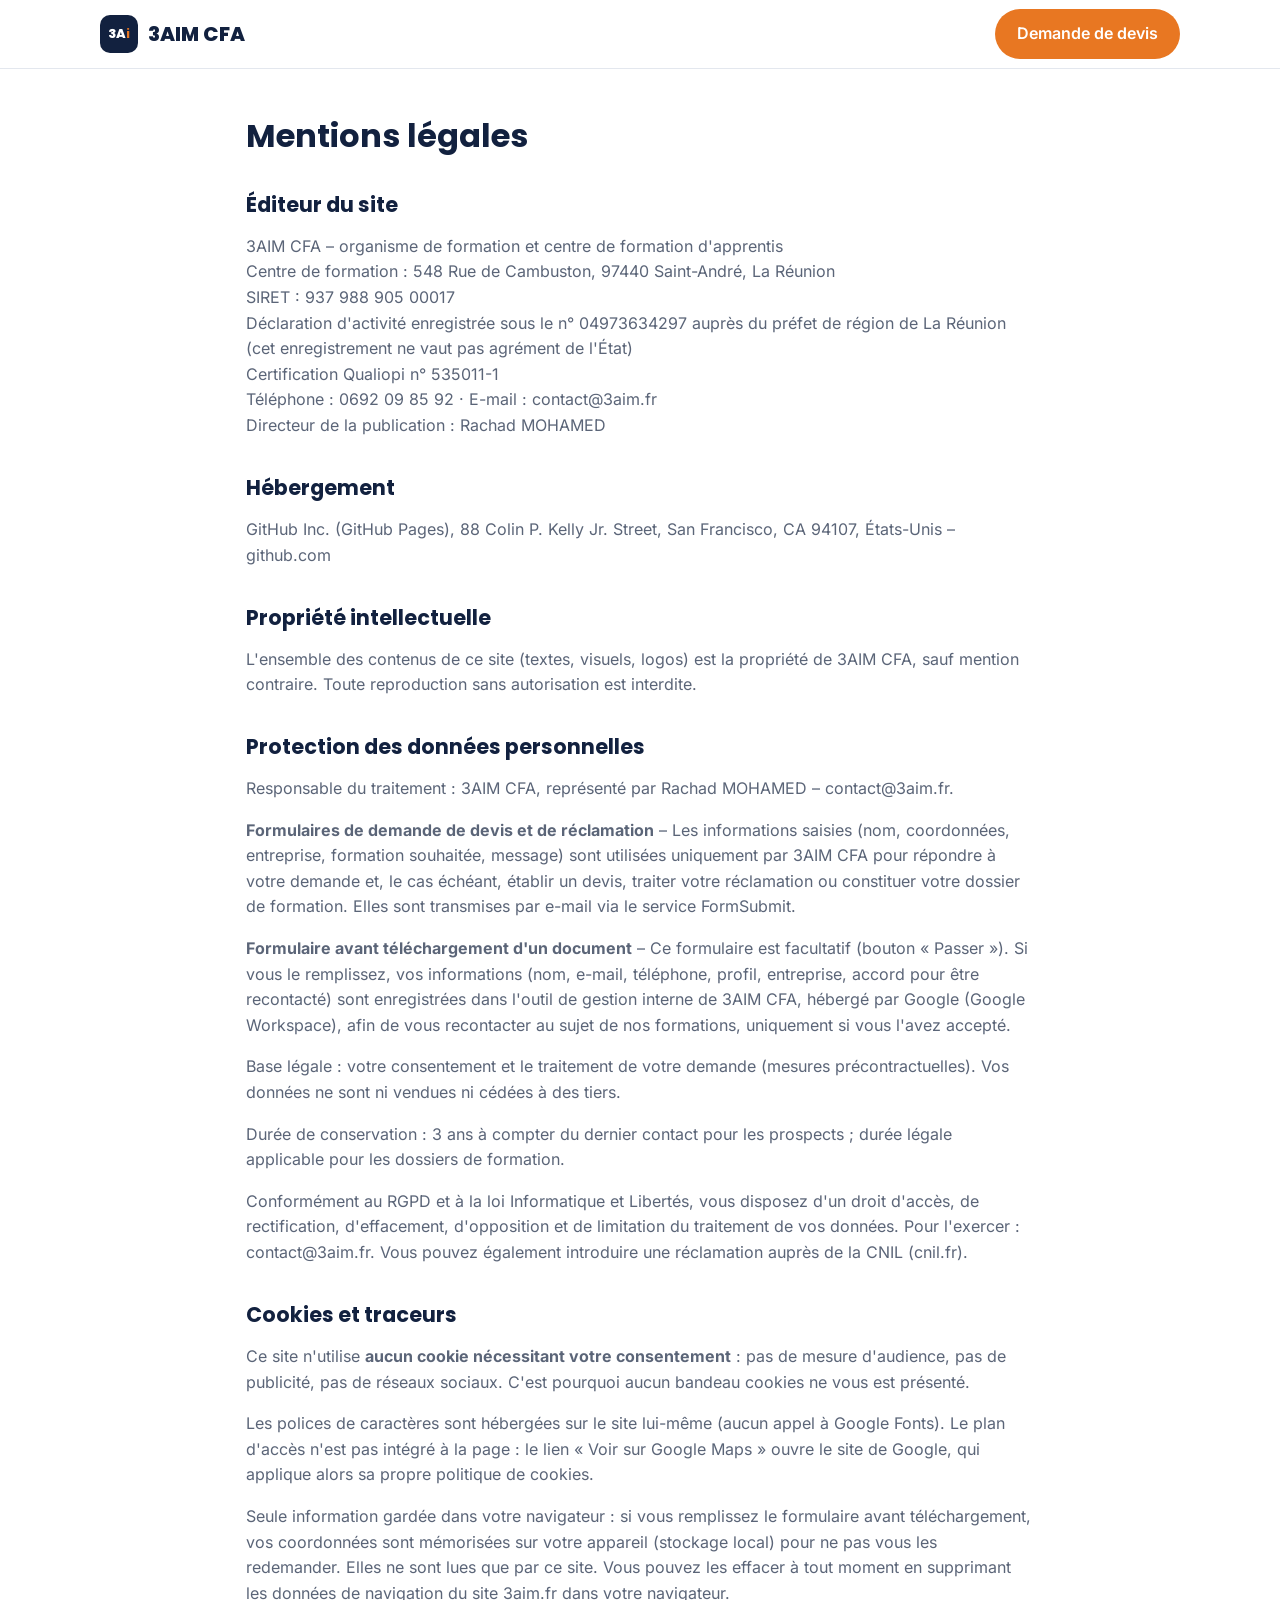
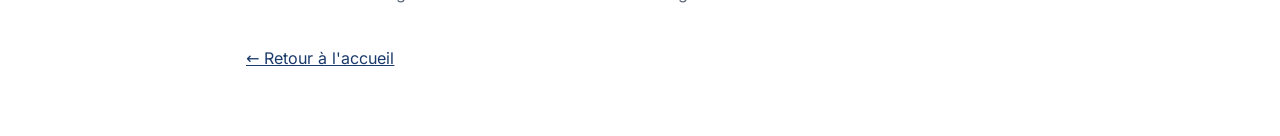
<file: mentions-legales.html>
<!doctype html>
<html lang="fr">
<head>
<meta charset="utf-8">
<meta name="viewport" content="width=device-width,initial-scale=1">
<title>Mentions légales – 3AIM CFA</title>
<link rel="icon" href="favicon.svg" type="image/svg+xml">
<link rel="stylesheet" href="fonts.css">
<link rel="stylesheet" href="style.css">
<style>main{max-width:820px;margin:0 auto;padding:48px 16px}h2{font-size:1.3rem;margin-top:1.8em}p,li{color:var(--muted)}</style>
</head>
<body>
<header><div class="wrap nav"><a class="logo" href="index.html"><span class="mark">3A<b>i</b></span>3AIM CFA</a><a class="btn" href="index.html#demande">Demande de devis</a></div></header>
<main>
  <h1>Mentions légales</h1>

  <h2>Éditeur du site</h2>
  <p>3AIM CFA – organisme de formation et centre de formation d'apprentis<br>
  Centre de formation : 548 Rue de Cambuston, 97440 Saint-André, La Réunion<br>
  SIRET : 937 988 905 00017<br>
  Déclaration d'activité enregistrée sous le n° 04973634297 auprès du préfet de région de La Réunion (cet enregistrement ne vaut pas agrément de l'État)<br>
  Certification Qualiopi n° 535011-1<br>
  Téléphone : 0692 09 85 92 · E-mail : contact@3aim.fr<br>
  Directeur de la publication : Rachad MOHAMED</p>

  <h2>Hébergement</h2>
  <p>GitHub Inc. (GitHub Pages), 88 Colin P. Kelly Jr. Street, San Francisco, CA 94107, États-Unis – github.com</p>

  <h2>Propriété intellectuelle</h2>
  <p>L'ensemble des contenus de ce site (textes, visuels, logos) est la propriété de 3AIM CFA, sauf mention contraire. Toute reproduction sans autorisation est interdite.</p>

  <h2 id="rgpd">Protection des données personnelles</h2>
  <p>Responsable du traitement : 3AIM CFA, représenté par Rachad MOHAMED – contact@3aim.fr.</p>
  <p><strong>Formulaires de demande de devis et de réclamation</strong> – Les informations saisies (nom, coordonnées, entreprise, formation souhaitée, message) sont utilisées uniquement par 3AIM CFA pour répondre à votre demande et, le cas échéant, établir un devis, traiter votre réclamation ou constituer votre dossier de formation. Elles sont transmises par e-mail via le service FormSubmit.</p>
  <p><strong>Formulaire avant téléchargement d'un document</strong> – Ce formulaire est facultatif (bouton « Passer »). Si vous le remplissez, vos informations (nom, e-mail, téléphone, profil, entreprise, accord pour être recontacté) sont enregistrées dans l'outil de gestion interne de 3AIM CFA, hébergé par Google (Google Workspace), afin de vous recontacter au sujet de nos formations, uniquement si vous l'avez accepté.</p>
  <p>Base légale : votre consentement et le traitement de votre demande (mesures précontractuelles). Vos données ne sont ni vendues ni cédées à des tiers.</p>
  <p>Durée de conservation : 3 ans à compter du dernier contact pour les prospects ; durée légale applicable pour les dossiers de formation.</p>
  <p>Conformément au RGPD et à la loi Informatique et Libertés, vous disposez d'un droit d'accès, de rectification, d'effacement, d'opposition et de limitation du traitement de vos données. Pour l'exercer : contact@3aim.fr. Vous pouvez également introduire une réclamation auprès de la CNIL (cnil.fr).</p>

  <h2 id="cookies">Cookies et traceurs</h2>
  <p>Ce site n'utilise <strong>aucun cookie nécessitant votre consentement</strong> : pas de mesure d'audience, pas de publicité, pas de réseaux sociaux. C'est pourquoi aucun bandeau cookies ne vous est présenté.</p>
  <p>Les polices de caractères sont hébergées sur le site lui-même (aucun appel à Google Fonts). Le plan d'accès n'est pas intégré à la page : le lien « Voir sur Google Maps » ouvre le site de Google, qui applique alors sa propre politique de cookies.</p>
  <p>Seule information gardée dans votre navigateur : si vous remplissez le formulaire avant téléchargement, vos coordonnées sont mémorisées sur votre appareil (stockage local) pour ne pas vous les redemander. Elles ne sont lues que par ce site. Vous pouvez les effacer à tout moment en supprimant les données de navigation du site 3aim.fr dans votre navigateur.</p>

  <p style="margin-top:40px"><a href="index.html">← Retour à l'accueil</a></p>
</main>
</body>
</html>
</file>
<file: fonts.css>
/* Polices du site 3aim.fr, hébergées sur le site lui-même (plus d'appel à Google Fonts) — 25/11/2026
   Inter et Poppins : licence SIL Open Font License 1.1 */
@font-face{font-family:'Inter';font-style:normal;font-display:swap;font-weight:100 900;src:url([data-uri]) format('woff2');unicode-range:U+0100-02BA,U+02BD-02C5,U+02C7-02CC,U+02CE-02D7,U+02DD-02FF,U+0304,U+0308,U+0329,U+1D00-1DBF,U+1E00-1E9F,U+1EF2-1EFF,U+2020,U+20A0-20AB,U+20AD-20C0,U+2113,U+2C60-2C7F,U+A720-A7FF}
@font-face{font-family:'Inter';font-style:normal;font-display:swap;font-weight:100 900;src:url([data-uri]) format('woff2');unicode-range:U+0000-00FF,U+0131,U+0152-0153,U+02BB-02BC,U+02C6,U+02DA,U+02DC,U+0304,U+0308,U+0329,U+2000-206F,U+20AC,U+2122,U+2191,U+2193,U+2212,U+2215,U+FEFF,U+FFFD}
@font-face{font-family:'Poppins';font-style:normal;font-display:swap;font-weight:600;src:url([data-uri]) format('woff2');unicode-range:U+0100-02BA,U+02BD-02C5,U+02C7-02CC,U+02CE-02D7,U+02DD-02FF,U+0304,U+0308,U+0329,U+1D00-1DBF,U+1E00-1E9F,U+1EF2-1EFF,U+2020,U+20A0-20AB,U+20AD-20C0,U+2113,U+2C60-2C7F,U+A720-A7FF}
@font-face{font-family:'Poppins';font-style:normal;font-display:swap;font-weight:600;src:url([data-uri]) format('woff2');unicode-range:U+0000-00FF,U+0131,U+0152-0153,U+02BB-02BC,U+02C6,U+02DA,U+02DC,U+0304,U+0308,U+0329,U+2000-206F,U+20AC,U+2122,U+2191,U+2193,U+2212,U+2215,U+FEFF,U+FFFD}
@font-face{font-family:'Poppins';font-style:normal;font-display:swap;font-weight:700;src:url([data-uri]) format('woff2');unicode-range:U+0100-02BA,U+02BD-02C5,U+02C7-02CC,U+02CE-02D7,U+02DD-02FF,U+0304,U+0308,U+0329,U+1D00-1DBF,U+1E00-1E9F,U+1EF2-1EFF,U+2020,U+20A0-20AB,U+20AD-20C0,U+2113,U+2C60-2C7F,U+A720-A7FF}
@font-face{font-family:'Poppins';font-style:normal;font-display:swap;font-weight:700;src:url([data-uri]) format('woff2');unicode-range:U+0000-00FF,U+0131,U+0152-0153,U+02BB-02BC,U+02C6,U+02DA,U+02DC,U+0304,U+0308,U+0329,U+2000-206F,U+20AC,U+2122,U+2191,U+2193,U+2212,U+2215,U+FEFF,U+FFFD}
@font-face{font-family:'Poppins';font-style:normal;font-display:swap;font-weight:800;src:url([data-uri]) format('woff2');unicode-range:U+0100-02BA,U+02BD-02C5,U+02C7-02CC,U+02CE-02D7,U+02DD-02FF,U+0304,U+0308,U+0329,U+1D00-1DBF,U+1E00-1E9F,U+1EF2-1EFF,U+2020,U+20A0-20AB,U+20AD-20C0,U+2113,U+2C60-2C7F,U+A720-A7FF}
@font-face{font-family:'Poppins';font-style:normal;font-display:swap;font-weight:800;src:url([data-uri]) format('woff2');unicode-range:U+0000-00FF,U+0131,U+0152-0153,U+02BB-02BC,U+02C6,U+02DA,U+02DC,U+0304,U+0308,U+0329,U+2000-206F,U+20AC,U+2122,U+2191,U+2193,U+2212,U+2215,U+FEFF,U+FFFD}
</file>
<file: style.css>
:root{
  --navy:#12213F; --navy-2:#1A3A6B; --orange:#E87722; --orange-2:#F5A623;
  --ink:#1b2333; --muted:#5b6578; --line:#e3e7ee; --bg:#ffffff; --soft:#f5f7fb;
  --radius:14px; --shadow:0 6px 24px rgba(18,33,63,.08);
}
*{box-sizing:border-box}
html{scroll-behavior:smooth}
body{margin:0;font-family:"Inter",system-ui,-apple-system,"Segoe UI",Roboto,sans-serif;color:var(--ink);background:var(--bg);line-height:1.6;font-size:16px}
img{max-width:100%}
a{color:var(--navy-2)}
.wrap{max-width:1120px;margin:0 auto;padding:0 20px}
h1,h2,h3{font-family:"Poppins","Inter",sans-serif;line-height:1.2;color:var(--navy);margin:0 0 .5em}
h2{font-size:clamp(1.6rem,3vw,2.1rem)}
.eyebrow{display:inline-block;color:var(--orange);font-weight:700;letter-spacing:.08em;text-transform:uppercase;font-size:.8rem;margin-bottom:.6em}
.lead{color:var(--muted);font-size:1.08rem;max-width:720px}
section{padding:72px 0}
section.soft{background:var(--soft)}

/* header */
header{position:sticky;top:0;z-index:50;background:rgba(255,255,255,.96);backdrop-filter:blur(6px);border-bottom:1px solid var(--line)}
.nav{display:flex;align-items:center;justify-content:space-between;height:68px}
.logo{display:flex;align-items:center;gap:10px;text-decoration:none;color:var(--navy);font-weight:800;font-family:"Poppins",sans-serif;font-size:1.25rem}
.logo .mark{width:38px;height:38px;border-radius:10px;background:var(--navy);display:flex;align-items:center;justify-content:center;color:#fff;font-size:.8rem;white-space:nowrap;flex-shrink:0;letter-spacing:-.02em}
.logo .mark b{color:var(--orange)}
.menu{display:flex;gap:22px;align-items:center}
.menu a{text-decoration:none;color:var(--ink);font-weight:500;font-size:.95rem}
.menu a:hover{color:var(--orange)}
.btn{display:inline-block;background:var(--orange);color:#fff !important;padding:12px 22px;border-radius:999px;text-decoration:none;font-weight:600;border:0;cursor:pointer;font-size:1rem;transition:.2s}
.btn:hover{background:#d0661a;transform:translateY(-1px)}
.btn.ghost{background:transparent;border:2px solid #fff}
.btn.ghost:hover{background:rgba(255,255,255,.12)}
.burger{display:none;background:none;border:0;font-size:1.6rem;color:var(--navy);cursor:pointer}

/* hero */
.hero{background:linear-gradient(135deg,var(--navy) 0%,var(--navy-2) 100%);color:#fff;padding:88px 0 96px;position:relative;overflow:hidden}
.hero::after{content:"";position:absolute;right:-120px;top:-120px;width:420px;height:420px;border-radius:50%;background:radial-gradient(circle,rgba(232,119,34,.35),transparent 70%)}
.hero h1{color:#fff;font-size:clamp(2rem,5vw,3.2rem);max-width:760px}
.hero h1 span{color:var(--orange-2)}
.hero p{color:#d6deec;font-size:1.15rem;max-width:640px}
.hero .ctas{display:flex;gap:14px;flex-wrap:wrap;margin-top:28px}
.badges{display:flex;gap:12px;flex-wrap:wrap;margin-top:36px}
.badge{background:rgba(255,255,255,.1);border:1px solid rgba(255,255,255,.2);padding:8px 14px;border-radius:999px;font-size:.9rem}
.badge b{color:var(--orange-2)}

/* cards */
.grid{display:grid;gap:20px}
.g3{grid-template-columns:repeat(3,1fr)}
.g4{grid-template-columns:repeat(4,1fr)}
.g2{grid-template-columns:repeat(2,1fr)}
.card{background:#fff;border:1px solid var(--line);border-radius:var(--radius);padding:24px;box-shadow:var(--shadow)}
.card h3{font-size:1.1rem}
.card p{color:var(--muted);margin:.3em 0 0;font-size:.95rem}
.icon{width:44px;height:44px;border-radius:12px;background:#fff1e6;color:var(--orange);display:grid;place-items:center;font-size:1.3rem;margin-bottom:14px}

/* formations */
.filters{display:flex;gap:10px;flex-wrap:wrap;margin:24px 0}
.chip{border:1.5px solid var(--line);background:#fff;padding:8px 16px;border-radius:999px;cursor:pointer;font-weight:500;color:var(--ink);font-size:.92rem}
.chip.active{background:var(--navy);border-color:var(--navy);color:#fff}
.formation{display:flex;flex-direction:column}
.formation .tag{align-self:flex-start;font-size:.75rem;font-weight:700;text-transform:uppercase;letter-spacing:.05em;padding:4px 10px;border-radius:999px;background:#eef2f9;color:var(--navy-2);margin-bottom:10px}
.formation .tag.tp{background:#fff1e6;color:#b85710}
.formation .tag.app{background:#e8f6ee;color:#1f7a45}
.formation .meta{margin-top:auto;padding-top:14px;font-size:.85rem;color:var(--navy-2);font-weight:600}
.formation a.ask{font-size:.9rem;font-weight:600;color:var(--orange);text-decoration:none;margin-top:8px}

/* apprentissage band */
.band{background:var(--navy);color:#fff;border-radius:20px;padding:40px;display:grid;grid-template-columns:1.3fr 1fr;gap:30px;align-items:center}
.band h2{color:#fff}
.band p{color:#d6deec}
.stats{display:grid;grid-template-columns:1fr 1fr;gap:14px}
.stat{background:rgba(255,255,255,.08);border-radius:14px;padding:18px;text-align:center}
.stat b{display:block;font-size:1.7rem;color:var(--orange-2);font-family:"Poppins",sans-serif}
.stat span{font-size:.85rem;color:#d6deec}

/* steps */
.steps{counter-reset:s}
.step{position:relative;padding-left:58px}
.step::before{counter-increment:s;content:counter(s);position:absolute;left:0;top:0;width:40px;height:40px;border-radius:50%;background:var(--orange);color:#fff;font-weight:700;display:grid;place-items:center}

/* form */
form{background:#fff;border:1px solid var(--line);border-radius:var(--radius);padding:28px;box-shadow:var(--shadow)}
.row{display:grid;grid-template-columns:1fr 1fr;gap:16px}
label{display:block;font-weight:600;font-size:.9rem;margin:14px 0 6px;color:var(--navy)}
input,select,textarea{width:100%;padding:12px 14px;border:1.5px solid var(--line);border-radius:10px;font:inherit;background:#fff;color:var(--ink)}
input:focus,select:focus,textarea:focus{outline:none;border-color:var(--orange)}
textarea{min-height:110px;resize:vertical}
.radios{display:flex;gap:10px;flex-wrap:wrap}
.radios label{font-weight:500;margin:0;display:flex;gap:8px;align-items:center;border:1.5px solid var(--line);padding:10px 14px;border-radius:10px;cursor:pointer;color:var(--ink)}
.radios input{width:auto}
.consent{display:flex;gap:10px;align-items:flex-start;font-size:.85rem;color:var(--muted);margin:18px 0}
.consent input{width:auto;margin-top:4px}
.hp{position:absolute;left:-9999px}
.msg{display:none;padding:14px 16px;border-radius:10px;margin-top:16px;font-weight:500}
.msg.ok{display:block;background:#e8f6ee;color:#1f7a45}
.msg.err{display:block;background:#fdecea;color:#a12b20}
.contact-list{list-style:none;padding:0;margin:20px 0 0}
.contact-list li{display:flex;gap:12px;padding:12px 0;border-bottom:1px solid var(--line)}
.contact-list li span:first-child{font-size:1.2rem}
.map{border:0;width:100%;height:240px;border-radius:var(--radius);margin-top:20px}

/* footer */
footer{background:#0c1830;color:#aab4c8;padding:44px 0 24px;font-size:.9rem}
footer a{color:#d6deec;text-decoration:none}
footer a:hover{color:var(--orange-2)}
.foot{display:grid;grid-template-columns:2fr 1fr 1fr;gap:30px}
footer h4{color:#fff;margin:0 0 10px;font-family:"Poppins",sans-serif}
.legal{border-top:1px solid #1f2d4a;margin-top:30px;padding-top:18px;font-size:.8rem}

@media (max-width:900px){
  .g3,.g4{grid-template-columns:1fr 1fr}
  .band{grid-template-columns:1fr;padding:28px}
  .foot{grid-template-columns:1fr}
}
@media (max-width:760px){
  .menu{display:none;position:absolute;top:68px;left:0;right:0;background:#fff;flex-direction:column;padding:18px;border-bottom:1px solid var(--line);gap:14px}
  .menu.open{display:flex}
  .burger{display:block}
  .g2,.g3,.g4,.row{grid-template-columns:1fr}
  section{padding:56px 0}
  .hero{padding:64px 0 72px}
  .wrap{padding:0 16px}
}

/* programmes & modalités */
.progs{display:flex;flex-direction:column;gap:6px;margin-top:12px}
.dl{display:inline-flex;align-items:center;gap:6px;font-size:.88rem;font-weight:600;color:var(--navy-2);text-decoration:none;background:#eef2f9;border-radius:8px;padding:8px 12px}
.dl:hover{background:#dfe7f4}
.noprog{font-size:.85rem;color:var(--muted);font-style:italic}
details.acces{margin-top:12px;border-top:1px solid var(--line);padding-top:10px;font-size:.88rem}
details.acces summary{cursor:pointer;font-weight:600;color:var(--navy)}
details.acces p{margin:.5em 0 0;font-size:.85rem}
.access-box{background:#fff;border-left:5px solid var(--orange);border-radius:10px;padding:20px 22px;margin-top:28px;box-shadow:var(--shadow)}
.access-box h3{margin-bottom:6px}
.access-box p{margin:.4em 0;color:var(--ink);font-size:.95rem}

/* indicateurs */
.kpis{display:grid;grid-template-columns:1fr 1fr;gap:20px;margin-top:28px}
.kpi{background:#fff;border-radius:var(--radius);border-top:5px solid var(--orange);padding:22px;box-shadow:var(--shadow)}
.kpi.navy{border-top-color:var(--navy)}
.kpi .lab{font-size:.8rem;text-transform:uppercase;letter-spacing:.05em;color:var(--muted);font-weight:600}
.kpi .val{font-family:"Poppins",sans-serif;font-size:2.8rem;font-weight:800;color:var(--navy);line-height:1.1;margin:6px 0}
.kpi p{margin:0;font-size:.9rem;color:var(--muted)}
.tbl-wrap{overflow-x:auto;margin-top:20px;border-radius:var(--radius);box-shadow:var(--shadow)}
table.ind{width:100%;border-collapse:collapse;background:#fff;font-size:.88rem;min-width:620px}
table.ind th{background:var(--navy);color:#fff;padding:10px;text-align:left;font-weight:600}
table.ind td{padding:10px;border-bottom:1px solid var(--line)}
table.ind tr.tot td{font-weight:700;background:#f5f7fb}
.note{font-size:.8rem;color:var(--muted);margin-top:12px}
details.detail{margin-top:18px}
details.detail summary{cursor:pointer;font-weight:600;color:var(--navy-2)}
.cert{display:flex;flex-wrap:wrap;align-items:center;justify-content:space-between;gap:16px;background:#fff;border-radius:var(--radius);padding:22px;margin-top:28px;box-shadow:var(--shadow)}
.cert div{flex:1 1 300px;font-size:.95rem}
@media (max-width:760px){.kpis{grid-template-columns:1fr}.kpi .val{font-size:2.3rem}}

.formation .meta.app{margin-top:6px;padding-top:0;color:#b85710}
.access-box h3{margin-top:0}
.access-box p{margin:.55em 0 0}
</file>
